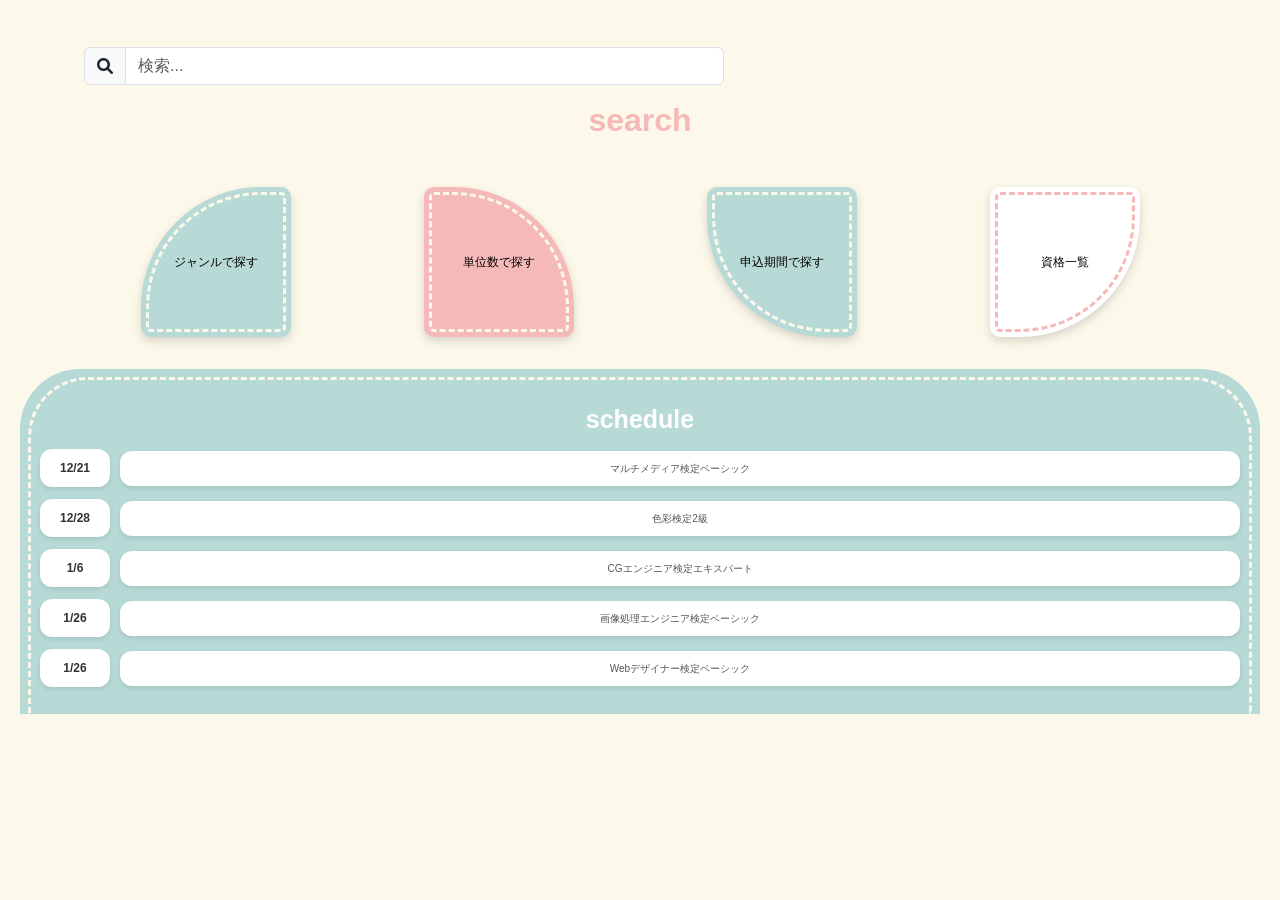
<file: index.html>
<!DOCTYPE HTML>
<html>
<head>
  <meta charset="utf-8">
  <meta name="viewport" content="width=device-width, initial-scale=1, maximum-scale=1, user-scalable=no">
  <meta http-equiv="Content-Security-Policy"
    content="default-src * data: gap: content: https://ssl.gstatic.com; style-src * 'unsafe-inline'; script-src * 'unsafe-inline' 'unsafe-eval'">
  <link href="https://cdn.jsdelivr.net/npm/bootstrap@5.3.8/dist/css/bootstrap.min.css" rel="stylesheet" integrity="sha384-64UC4BEhTGwk3eGpak4nO2jqtl7liTS+juXkSJ2gPAQPmlClQO7s5UgCeR6US48g" crossorigin="anonymous">
  <link href="https://cdnjs.cloudflare.com/ajax/libs/font-awesome/6.0.0-beta3/css/all.min.css" rel="stylesheet">
  <!-- ４つのボタン -->
  <link href="https://cdn.jsdelivr.net/npm/bootstrap@5.3.2/dist/css/bootstrap.min.css" rel="stylesheet">
  <!-- フォント -->
  <link href="https://fonts.googleapis.com/css2?family=Poppins:wght@400;600&display=swap" rel="stylesheet">
  <link rel="stylesheet" href="css/style.css">
</head>
<style>
body{
  background-color:#fcf8ea;
}
</style>
<body>
 <div class="input-group mb-3 search-bar">
  <span class="input-group-text" id="basic-addon1"><i class="fas fa-search"></i></span>
  <input type="text" class="form-control" placeholder="検索..." aria-label="検索">
 </div>
 <h2 class="title">search</h2>
<!-- ４つのボタン -->
<div class="container text-center mt-5">
 <div class="row g-3">
 <div class="col-6 col-sm-5 col-md-3">
  <a href="page1.html" class="quarter-btn tl">ジャンルで探す</a></div>
  <div class="col-6 col-sm-5 col-md-3">
  <a href="page2.html" class="quarter-btn tr">単位数で探す</a></div>
 <div class="col-6 col-sm-5 col-md-3">
  <a href="page3.html" class="quarter-btn bl">申込期間で探す</a></div>
 <div class="col-6 col-sm-5 col-md-3">
  <a href="page4.html" class="quarter-btn br">資格一覧</a></div>
 </div>
</div>
<!-- 背景パネル -->
<div class="schedule-bg">
  <div class="schedule-sheet">
    <h2 class="schedule-title">schedule</h2>
    <ul class="schedule-list">
      <li class="schedule-item">
        <span class="date-box">12/21</span>
        <span class="name-box">マルチメディア検定ベーシック</span>
      </li>
      <li class="schedule-item">
        <span class="date-box">12/28</span>
        <span class="name-box">色彩検定2級</span>
      </li>
      <li class="schedule-item">
        <span class="date-box">1/6</span>
        <span class="name-box">CGエンジニア検定エキスパート</span>
      </li>
      <li class="schedule-item">
        <span class="date-box">1/26</span>
        <span class="name-box">画像処理エンジニア検定ベーシック</span>
      </li>
      <li class="schedule-item">
        <span class="date-box">1/26</span>
        <span class="name-box">Webデザイナー検定ベーシック</span>
      </li>
    </ul>
  </div>
</div>
<script src="https://cdn.jsdelivr.net/npm/bootstrap@5.3.8/dist/js/bootstrap.bundle.min.js" integrity="sha384-jdSIJTK9l6XwXj3RixpVDXtMcA2bFd9O81RlLAwhpr2oXRqvQP88rr16IeFXTgFE" crossorigin="anonymous"></script>
<script src="js/search.js"></script>
</body>
</html>
</file>
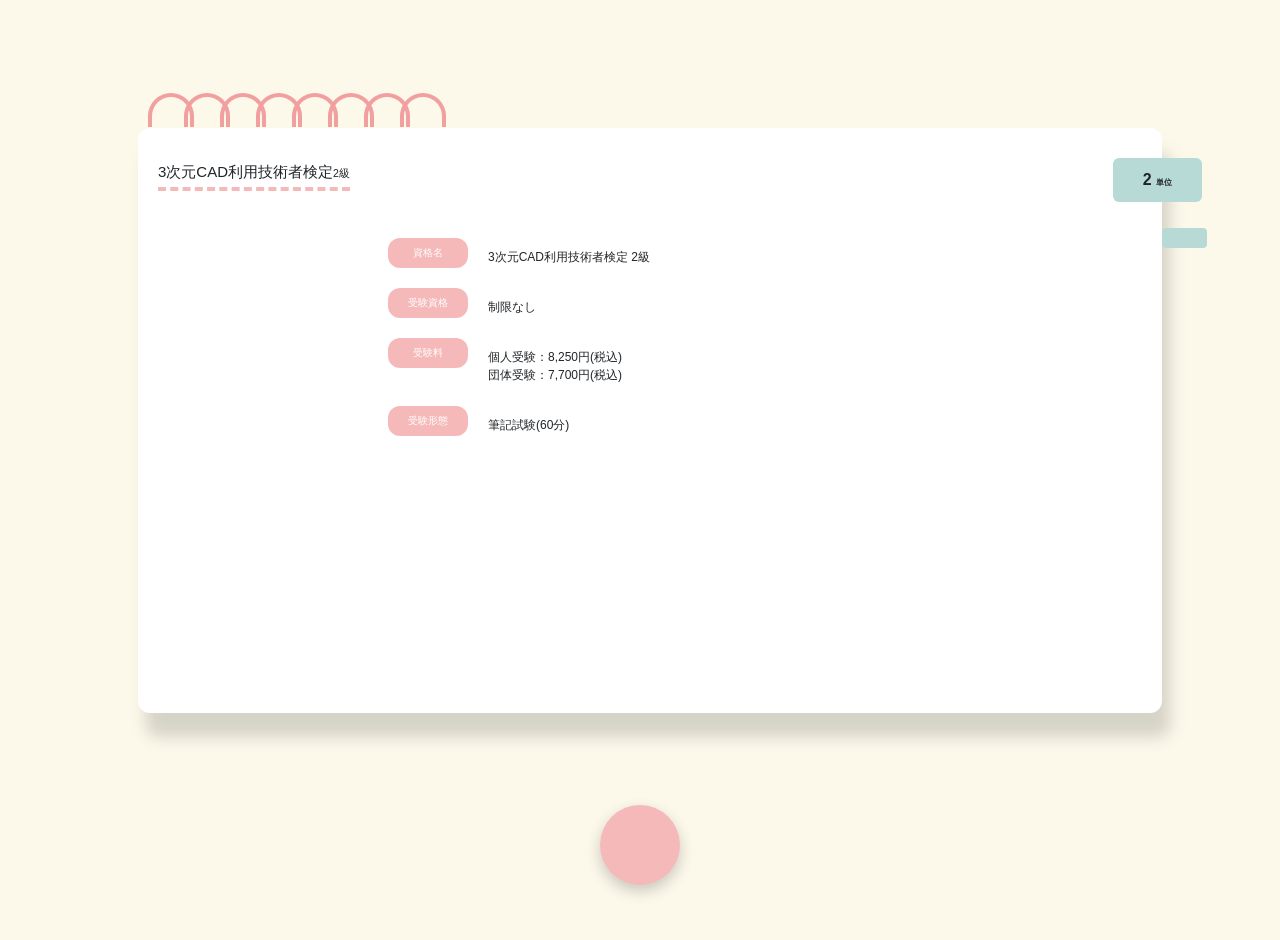
<file: cad-grade3-2.html>
<!DOCTYPE html>
<html lang="ja">
<head>
  <meta charset="utf-8">
  <meta name="viewport" content="width=device-width, initial-scale=1, maximum-scale=1, user-scalable=no">
  <meta http-equiv="Content-Security-Policy"
    content="default-src * data: gap: content: https://ssl.gstatic.com; style-src * 'unsafe-inline'; script-src * 'unsafe-inline' 'unsafe-eval'">
  <link href="https://cdn.jsdelivr.net/npm/bootstrap@5.3.0/dist/css/bootstrap.min.css" rel="stylesheet">
  <link rel="stylesheet" href="css/style.css">
</head>
<style>
body{
  background-color:#fcf8ea;
}
</style>
<body>
<div class="page">
    <div class="memo-wrapper">
    <!-- メモ帳の影 -->
    <div class="memo-shadow"></div>
  <div class="memo">
      <!-- 単位数付箋 -->
  <div class="unit-tag"><span class="big-grade">2 </span><span class="small-grade">単位</span>
  </div>
    <!-- リング -->
    <div class="rings">
      <span></span><span></span><span></span><span></span>
      <span></span><span></span><span></span><span></span>
    </div>
    <!-- 付箋（下） -->
    <div class="tabs">
        <span></span>
    </div>
    <!-- 中身 -->
 <div class="content">
  <h2 class="subtitle">3次元CAD利用技術者検定<span class="small-grade">2級</span></h2>
 </div>
<div class="detail-list">
  <div class="row">
    <div class="label">資格名</div>
    <div class="value">3次元CAD利用技術者検定 2級</div>
  </div>
  <div class="row">
    <div class="label">受験資格</div>
    <div class="value">制限なし</div>
  </div>
  <div class="row">
    <div class="label">受験料</div>
    <div class="value">
      個人受験：8,250円(税込)<br>
      団体受験：7,700円(税込)
    </div>
  </div>
  <div class="row">
    <div class="label">受験形態</div>
    <div class="value">筆記試験(60分)</div>
  </div>
 </div>
    </div>
  </div>
</div>
<div class="container">
 <!-- ホームボタン（単独で外に出す） -->
<a href="index.html" class="circle-btn home-btn"></a>
  </div>
</body>
</html>
</file>
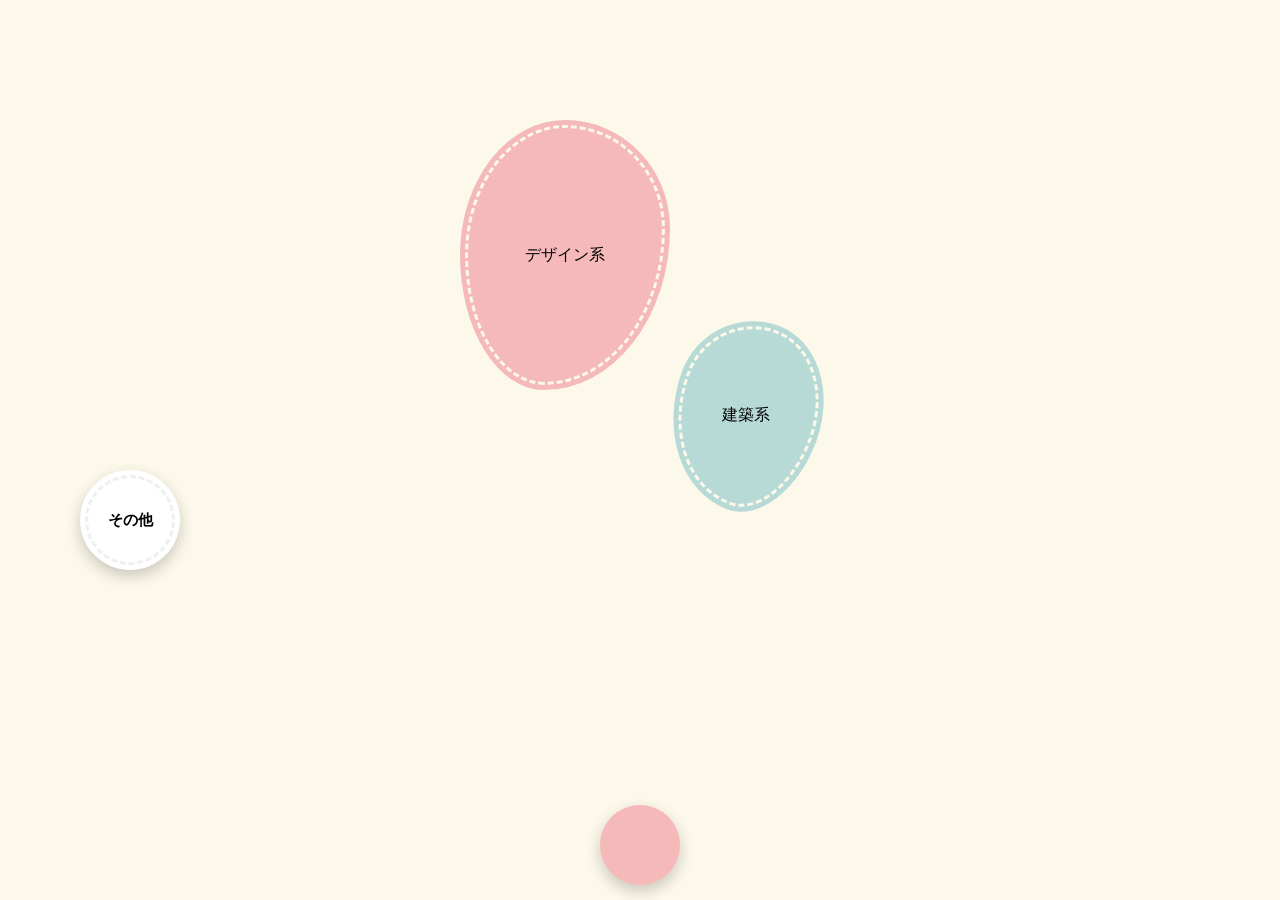
<file: page1.html>
<!DOCTYPE html>
<html lang="ja">
<head>
  <meta charset="utf-8">
  <meta name="viewport" content="width=device-width, initial-scale=1, maximum-scale=1, user-scalable=no">
  <meta http-equiv="Content-Security-Policy"
    content="default-src * data: gap: content: https://ssl.gstatic.com; style-src * 'unsafe-inline'; script-src * 'unsafe-inline' 'unsafe-eval'">
  <link rel="stylesheet" href="css/style.css">
  <link href="https://cdn.jsdelivr.net/npm/bootstrap@5.3.0/dist/css/bootstrap.min.css" rel="stylesheet">
</head>
<style>
body{
  background-color:#fcf8ea;
}
</style>
<body>
 <div class="magatama-container">
    <a href="page5.html" class="magatama-btn type1 top-btn">
      <span class="text">デザイン系</span>
    </a>
    <a href="#" class="magatama-btn type2 middle-btn">
       <span class="text">建築系</span>
    </a>
 </div>
<!-- その他ボタン -->
<div class="circle-container">
  <a href="#" class="circle-btn big-btn">その他</a>
</div>
<!-- ホームボタン（単独で外に出す） -->
<a href="index.html" class="circle-btn home-btn"></a>
</body>
</html>
</file>
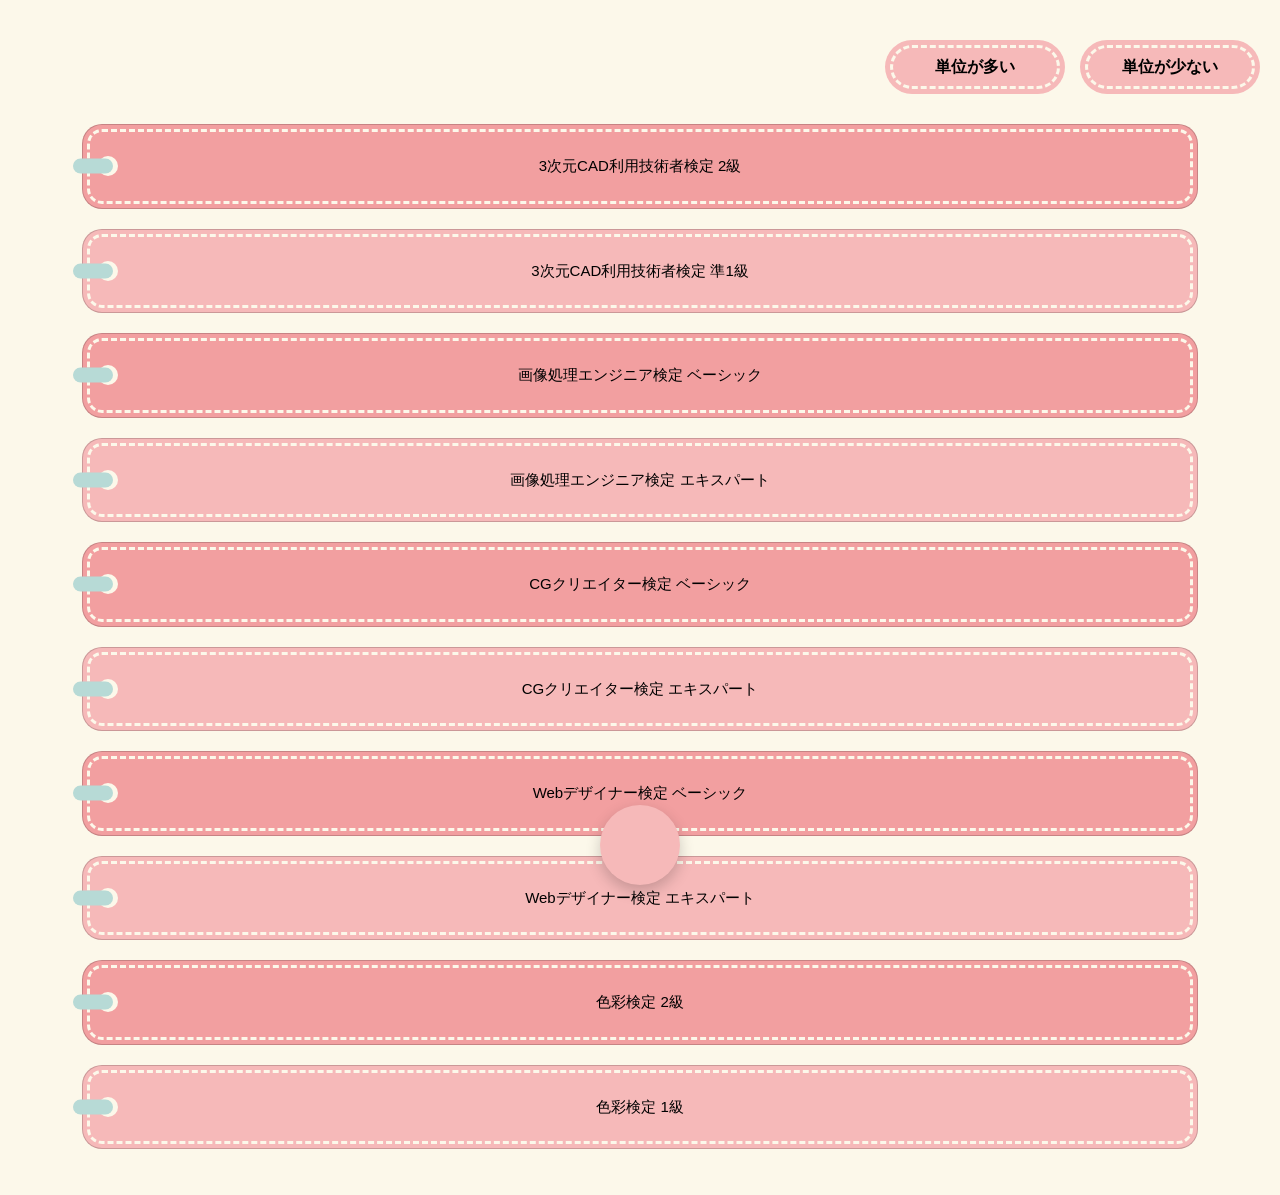
<file: page2.html>
<!DOCTYPE html>
<html lang="ja">
<head>
  <meta charset="UTF-8">
  <meta charset="utf-8">
  <meta name="viewport" content="width=device-width, initial-scale=1, maximum-scale=1, user-scalable=no">
  <meta http-equiv="Content-Security-Policy"
    content="default-src * data: gap: content: https://ssl.gstatic.com; style-src * 'unsafe-inline'; script-src * 'unsafe-inline' 'unsafe-eval'">
  <link href="https://cdn.jsdelivr.net/npm/bootstrap@5.3.8/dist/css/bootstrap.min.css" rel="stylesheet" integrity="sha384-64UC4BEhTGwk3eGpak4nO2jqtl7liTS+juXkSJ2gPAQPmlClQO7s5UgCeR6US48g" crossorigin="anonymous">
  <link href="https://cdnjs.cloudflare.com/ajax/libs/font-awesome/6.0.0-beta3/css/all.min.css" rel="stylesheet">
  <link rel="stylesheet" href="css/style.css">
</head>
<style>
body{
  background-color:#fcf8ea;
}
</style>
<body>
 <div class="controls">
  <button onclick="sortByUnit('desc')">単位が多い</button>
  <button onclick="sortByUnit('asc')">単位が少ない</button>
 </div>
  <div class="container" id="cardContainer">
    <a href="cad-grade3-2.html" class="card" data-unit="2" data-exam-start="2026-04-04" data-exam-end="2027-03-31"
    data-apply-start="2026-04-01" data-apply-end="2027-03-15">
        <div class="divider"></div>
        3次元CAD利用技術者検定 <span class="grade">2級</span></a>
    <a href="cad-grade3-pre-1st.html" class="card" data-unit="4" data-exam="2026-07-19"
    data-apply-start="2026-05-08" data-apply-end="2026-06-10">
        <div class="divider"></div>
        3次元CAD利用技術者検定 準1級</a>
    <a href="img-engineer-ba.html" class="card" data-unit="1"
    data-exam-start="2026-07-12"
    data-apply-start="2026-04-01" data-apply-end="2026-06-05">
        <div class="divider"></div>
        画像処理エンジニア検定 ベーシック</a>
    <a href="img-engineer-ex.html" class="card" data-unit="2"
    data-exam-start="2026-07-12"
    data-apply-start="2026-04-01" data-apply-end="2026-06-05">
        <div class="divider"></div>
        画像処理エンジニア検定 エキスパート</a>
    <a href="cg-creator-ba.html" class="card" data-unit="1"
    data-exam-start="2026-07-12"
    data-apply-start="2026-04-01" data-apply-end="2026-06-05">
        <div class="divider"></div>
        CGクリエイター検定 ベーシック</a>
    <a href="cg-creator-ex.html" class="card" data-unit="2"
    data-exam-start="2026-07-12"
    data-apply-start="2026-04-01" data-apply-end="2026-06-05">
        <div class="divider"></div>
        CGクリエイター検定 エキスパート</a>
    <a href="web-designer-ba.html" class="card" data-unit="1"
    data-exam-start="2026-07-12"
    data-apply-start="2026-04-01" data-apply-end="2026-06-05">
        <div class="divider"></div>
        Webデザイナー検定 ベーシック</a>
    <a href="web-designer-ex.html" class="card" data-unit="2"
    data-exam-start="2026-07-12"
    data-apply-start="2026-04-01" data-apply-end="2026-06-05">
        <div class="divider"></div>
        Webデザイナー検定 エキスパート</a>
     <a href="color-coordinator-2.html" class="card" data-unit="1"
    data-exam-start="2026-06-28"
    data-apply-start="2026-04-01" data-apply-end="2026-05-21">
      <div class="divider"></div>
      色彩検定 <span class="grade">2級</span></a>
     <a href="color-coordinator-pre-1st.html" class="card" data-unit="2"
    data-exam-start="2026-11-08"
    data-apply-start="2026-08-10" data-apply-end="2026-10-01">
      <div class="divider"></div>
      色彩検定 <span class="grade">1級</span></a>
    <!-- ホームボタン（単独で外に出す） -->
<a href="index.html" class="circle-btn home-btn"></a>
  </div>
 <script src="js/search.js"></script>
</body>
</html>
</file>
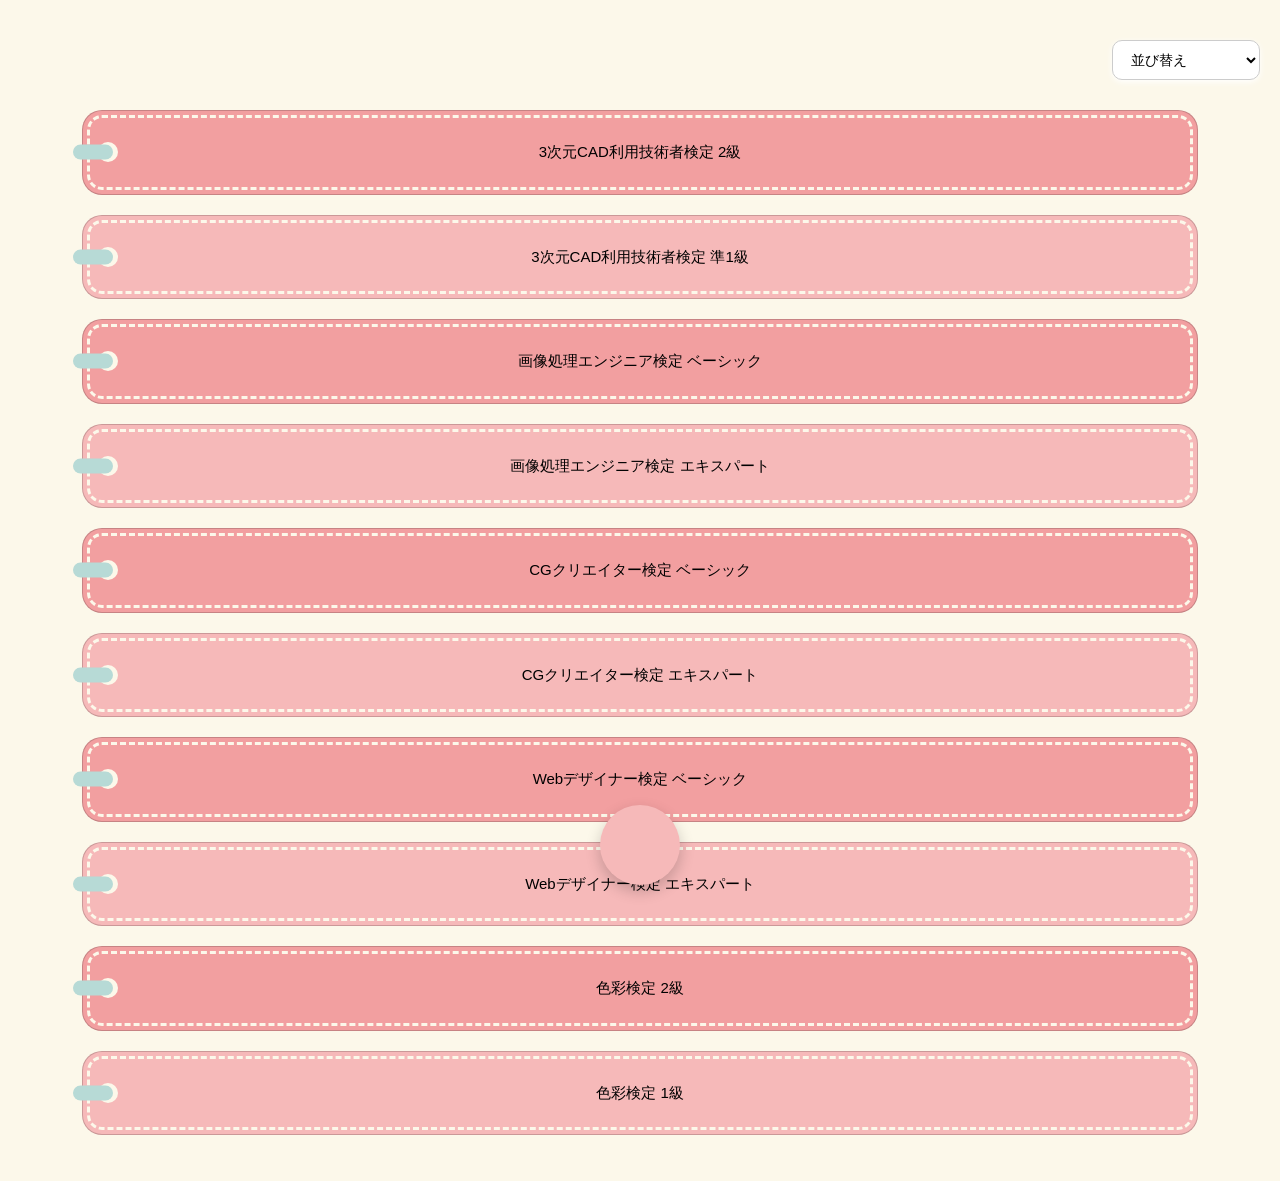
<file: page4.html>
<!DOCTYPE html>
<html lang="ja">
<head>
  <meta charset="UTF-8">
  <meta charset="utf-8">
  <meta name="viewport" content="width=device-width, initial-scale=1, maximum-scale=1, user-scalable=no">
  <meta http-equiv="Content-Security-Policy"
    content="default-src * data: gap: content: https://ssl.gstatic.com; style-src * 'unsafe-inline'; script-src * 'unsafe-inline' 'unsafe-eval'">
  <link href="https://cdn.jsdelivr.net/npm/bootstrap@5.3.8/dist/css/bootstrap.min.css" rel="stylesheet" integrity="sha384-64UC4BEhTGwk3eGpak4nO2jqtl7liTS+juXkSJ2gPAQPmlClQO7s5UgCeR6US48g" crossorigin="anonymous">
  <link href="https://cdnjs.cloudflare.com/ajax/libs/font-awesome/6.0.0-beta3/css/all.min.css" rel="stylesheet">
  <link rel="stylesheet" href="css/style.css">
</head>
<style>
body{
  background-color:#fcf8ea;
}
</style>
<body>
 <div class="controls">
  <select onchange="sortCards(this.value)">
    <option value="">並び替え</option>
    <option value="unit-desc">単位が多い順</option>
    <option value="unit-asc">単位が少ない順</option>
    <option value="exam-asc">試験日が早い順</option>
    <option value="exam-desc">試験日が遅い順</option>
    <option value="apply-asc">申込日が早い順</option>
    <option value="apply-desc">申込日が遅い順</option>
  </select>
</div>
  <div class="container" id="cardContainer">
    <a href="cad-grade3-2.html" class="card" data-unit="2" data-exam-start="2026-04-04" data-exam-end="2027-03-31"
    data-apply-start="2026-04-01" data-apply-end="2027-03-15">
        <div class="divider"></div>
        3次元CAD利用技術者検定 <span class="grade">2級</span></a>
    <a href="cad-grade3-pre-1st.html" class="card" data-unit="4" data-exam="2026-07-19"
    data-apply-start="2026-05-08" data-apply-end="2026-06-10">
        <div class="divider"></div>
        3次元CAD利用技術者検定 準1級</a>
    <a href="img-engineer-ba.html" class="card" data-unit="1"
    data-exam-start="2026-07-12"
    data-apply-start="2026-04-01" data-apply-end="2026-06-05">
        <div class="divider"></div>
        画像処理エンジニア検定 ベーシック</a>
    <a href="img-engineer-ex.html" class="card" data-unit="2"
    data-exam-start="2026-07-12"
    data-apply-start="2026-04-01" data-apply-end="2026-06-05">
        <div class="divider"></div>
        画像処理エンジニア検定 エキスパート</a>
    <a href="cg-creator-ba.html" class="card" data-unit="1"
    data-exam-start="2026-07-12"
    data-apply-start="2026-04-01" data-apply-end="2026-06-05">
        <div class="divider"></div>
        CGクリエイター検定 ベーシック</a>
    <a href="cg-creator-ex.html" class="card" data-unit="2"
    data-exam-start="2026-07-12"
    data-apply-start="2026-04-01" data-apply-end="2026-06-05">
        <div class="divider"></div>
        CGクリエイター検定 エキスパート</a>
    <a href="web-designer-ba.html" class="card" data-unit="1"
    data-exam-start="2026-07-12"
    data-apply-start="2026-04-01" data-apply-end="2026-06-05">
        <div class="divider"></div>
        Webデザイナー検定 ベーシック</a>
    <a href="web-designer-ex.html" class="card" data-unit="2"
    data-exam-start="2026-07-12"
    data-apply-start="2026-04-01" data-apply-end="2026-06-05">
        <div class="divider"></div>
        Webデザイナー検定 エキスパート</a>
     <a href="color-coordinator-2.html" class="card" data-unit="1"
    data-exam-start="2026-06-28"
    data-apply-start="2026-04-01" data-apply-end="2026-05-21">
        <div class="divider"></div>
        色彩検定 <span class="grade">2級</span></a>
     <a href="color-coordinator-pre-1st.html" class="card" data-unit="2"
    data-exam-start="2026-11-08"
    data-apply-start="2026-08-10" data-apply-end="2026-10-01">
        <div class="divider"></div>
        色彩検定 <span class="grade">1級</span></a>
    <!-- ホームボタン（単独で外に出す） -->
<a href="index.html" class="circle-btn home-btn"></a>
  </div>
 <script src="js/search.js"></script>
</body>
</html>
</file>
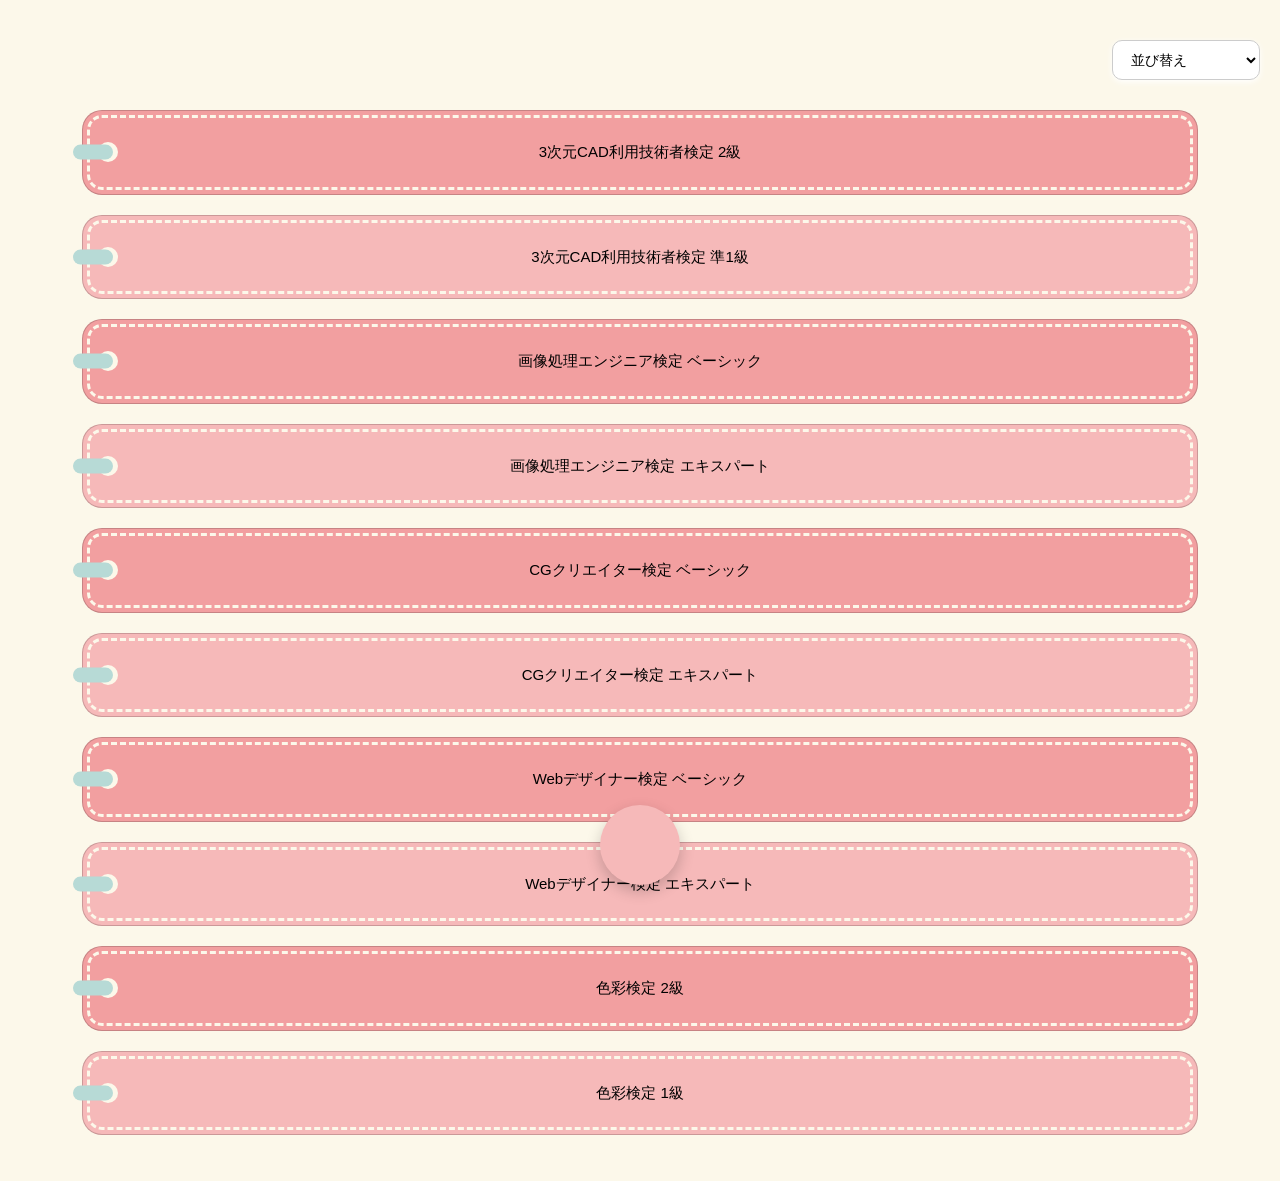
<file: page5.html>
<!DOCTYPE html>
<html lang="ja">
<head>
  <meta charset="UTF-8">
  <meta charset="utf-8">
  <meta name="viewport" content="width=device-width, initial-scale=1, maximum-scale=1, user-scalable=no">
  <meta http-equiv="Content-Security-Policy"
    content="default-src * data: gap: content: https://ssl.gstatic.com; style-src * 'unsafe-inline'; script-src * 'unsafe-inline' 'unsafe-eval'">
  <link href="https://cdn.jsdelivr.net/npm/bootstrap@5.3.8/dist/css/bootstrap.min.css" rel="stylesheet" integrity="sha384-64UC4BEhTGwk3eGpak4nO2jqtl7liTS+juXkSJ2gPAQPmlClQO7s5UgCeR6US48g" crossorigin="anonymous">
  <link href="https://cdnjs.cloudflare.com/ajax/libs/font-awesome/6.0.0-beta3/css/all.min.css" rel="stylesheet">
  <link rel="stylesheet" href="css/style.css">
</head>
<style>
body{
  background-color:#fcf8ea;
}
</style>
<body>
 <div class="controls">
  <select onchange="sortCards(this.value)">
    <option value="">並び替え</option>
    <option value="unit-desc">単位が多い順</option>
    <option value="unit-asc">単位が少ない順</option>
    <option value="exam-asc">試験日が早い順</option>
    <option value="exam-desc">試験日が遅い順</option>
    <option value="apply-asc">申込日が早い順</option>
    <option value="apply-desc">申込日が遅い順</option>
  </select>
 </div>
  <div class="container" id="cardContainer">
    <a href="cad-grade3-2.html" class="card" data-unit="2" data-exam-start="2026-04-04" data-exam-end="2027-03-31"
    data-apply-start="2026-04-01" data-apply-end="2027-03-15">
        <div class="divider"></div>
        3次元CAD利用技術者検定 <span class="grade">2級</span></a>
    <a href="cad-grade3-pre-1st.html" class="card" data-unit="4" data-exam="2026-07-19"
    data-apply-start="2026-05-08" data-apply-end="2026-06-10">
        <div class="divider"></div>
        3次元CAD利用技術者検定 準1級</a>
    <a href="img-engineer-ba.html" class="card" data-unit="1"
    data-exam-start="2026-07-12"
    data-apply-start="2026-04-01" data-apply-end="2026-06-05">
        <div class="divider"></div>
        画像処理エンジニア検定 ベーシック</a>
    <a href="img-engineer-ex.html" class="card" data-unit="2"
    data-exam-start="2026-07-12"
    data-apply-start="2026-04-01" data-apply-end="2026-06-05">
        <div class="divider"></div>
        画像処理エンジニア検定 エキスパート</a>
    <a href="cg-creator-ba.html" class="card" data-unit="1"
    data-exam-start="2026-07-12"
    data-apply-start="2026-04-01" data-apply-end="2026-06-05">
        <div class="divider"></div>
        CGクリエイター検定 ベーシック</a>
    <a href="cg-creator-ex.html" class="card" data-unit="2"
    data-exam-start="2026-07-12"
    data-apply-start="2026-04-01" data-apply-end="2026-06-05">
        <div class="divider"></div>
        CGクリエイター検定 エキスパート</a>
    <a href="web-designer-ba.html" class="card" data-unit="1"
    data-exam-start="2026-07-12"
    data-apply-start="2026-04-01" data-apply-end="2026-06-05">
        <div class="divider"></div>
        Webデザイナー検定 ベーシック</a>
    <a href="web-designer-ex.html" class="card" data-unit="2"
    data-exam-start="2026-07-12"
    data-apply-start="2026-04-01" data-apply-end="2026-06-05">
        <div class="divider"></div>
        Webデザイナー検定 エキスパート</a>
     <a href="color-coordinator-2.html" class="card" data-unit="1"
    data-exam-start="2026-06-28"
    data-apply-start="2026-04-01" data-apply-end="2026-05-21">
      <div class="divider"></div>
      色彩検定 <span class="grade">2級</span></a>
     <a href="color-coordinator-pre-1st.html" class="card" data-unit="2"
    data-exam-start="2026-11-08"
    data-apply-start="2026-08-10" data-apply-end="2026-10-01">
      <div class="divider"></div>
      色彩検定 <span class="grade">1級</span></a>
    <!-- ホームボタン（単独で外に出す） -->
<a href="index.html" class="circle-btn home-btn"></a>
  </div>
 <script src="js/search.js"></script>
</body>
</html>
</file>
<file: css/style.css>
/* ホーム画面 */
p {
  width: 150px;
  display: -webkit-box;
  -webkit-box-orient: vertical;
  -webkit-line-clamp: 2;
  overflow: hidden;
}
body{
  font-family: 'Poppins', sans-serif;
}
.search-bar{
  width:50vw !important;
  margin-left:5vw;
  margin-top:3vh;
}
.title{
  text-align:center;
  color:#f6b9b9;
  font-size:32px;
  font-weight:600;
  margin-bottom:25px;
}
/* 共通ボタン */
.quarter-btn{
  display:flex;
  align-items:center;
  justify-content:center;
  text-decoration:none;
  color:black;
  font-size:12px;
  width:150px;
  height:150px;
  box-shadow:0 4px 10px rgba(0,0,0,0.15);
  transition:0.2s;
  margin:0 auto;
  border-radius: 10px;
}
/* ホバーで影 */
.quarter-btn:hover{
  box-shadow:0 8px 20px rgba(0,0,0,0.25);
}
/* 押したとき */
.quarter-btn:active{
  box-shadow:0 4px 10px rgba(0,0,0,0.2);
  transform:translateY(4px);
}
/* 左上 */
.tl{
  background:#b7dad6;
  border-top-left-radius:120px;
  outline:3px dashed #fcf8ea;
  outline-offset:-8px;
}
/* 右上 */
.tr{
  background:#f6b9b9;
  border-top-right-radius:120px;
  outline:3px dashed #fcf8ea;
  outline-offset:-8px;
}
/* 左下 */
.bl{
  background:#b7dad6;
  border-bottom-left-radius:120px;
  outline:3px dashed #fcf8ea;
  outline-offset:-8px;
}
/* 右下 */
.br{
  background:#ffffff;
  border-bottom-right-radius:120px;
  outline:3px dashed #f6b9b9;
  outline-offset:-8px;
}
/* 背景パネル*/
.schedule-bg{
  position: relative;
  width: 100%;
  background: #b7dad6;
  border-radius: 60px 60px 0 0;
  margin-top: 20px;
  padding-top: 20px;
  box-sizing: border-box;
}
/* ステッチ*/
.schedule-bg::before{
  content:"";
  position:absolute;
  top:8px;
  left:8px;
  right:8px;
  height: calc(100% - 8px);
  border-top:3px dashed #fcf8ea;
  border-left:3px dashed #fcf8ea;
  border-right:3px dashed #fcf8ea;
  border-bottom:none;
  border-radius: 60px 60px 0 0;
  pointer-events:none;
  box-sizing:border-box;
}
/* スケジュール枠 */
.schedule-sheet{
  position: relative;
  padding: 15px 20px;
}
/* タイトル */
.schedule-title{
  text-align: center;
  color: #ffffff;
  font-size: 25px;
  font-weight: 600;
  margin-bottom: 15px;
}
/* リスト */
.schedule-sheet ul{
  list-style: none;
  padding: 0;
  margin: 0;
}
.schedule-sheet li{
  display: flex;
  justify-content: space-between;
  align-items: center;
  margin-bottom: 12px;
}
/* 日付の白ボックス */
.date-box{
  background: #fff;
  border-radius: 12px;
  padding: 10px 12px;
  font-size: 12px;
  min-width: 70px;
  text-align: center;
  font-weight: bold;
  color: #333;
  box-shadow: 0 2px 5px rgba(0,0,0,0.1);
}
/* 資格名の白ボックス */
.name-box{
  background: #fff;
  border-radius: 12px;
  padding: 10px 15px;
  font-size: 10px;
  color: #555;
  text-align: center;
  margin-left: 10px;
  flex: 1;
  box-shadow: 0 2px 5px rgba(0,0,0,0.1);
}
/* page1.html側 */
/* 勾玉ボタンのベース */
.magatama-btn{
  display:flex;
  align-items:center;
  justify-content:center;
  text-decoration:none;
  color:black;
  position:relative;
  border-radius: 60% 40% 50% 50% / 60% 50% 50% 40%;
}
/* 横並び */
.magatama-container{
  display:flex;
  justify-content:center;
  align-items:flex-start;
  gap:1px;
}
/* ボタンの文字共通 */
.magatama-btn .text{
  display:inline-block;
}
/* 勾玉ボタン（デザイン系） */
.type1{
  width:210px;
  height:270px;
  background:#f6b9b9;
  transform: rotate(180deg);
  outline:3px dashed #fcf8ea;
  outline-offset:-8px;
}
/* type1の逆回転 */
.type1 .text{
  transform: rotate(-180deg);
}
.top-btn{
  margin-top:100px;
}
/* 勾玉ボタン（建築系） */
.type2{
  width:150px;
  height:190px;
  background:#b7dad6;
  transform: rotate(-160deg) scaleX(-1);
  outline:3px dashed #fcf8ea;
  outline-offset:-8px;
}
/* type2の逆回転 */
.type2 .text{
  transform: rotate(-160deg) scaleX(-1);
}
.middle-btn{
  margin-top:300px;
}
/* 共通 */
.circle-btn{
  display:flex;
  align-items:center;
  justify-content:center;
  border-radius:50%;
  text-decoration:none;
  color:black;
  font-weight:bold;
  box-shadow:0 6px 15px rgba(0,0,0,0.2);
}
/* その他ボタン */
.big-btn{
  width:100px;
  height:100px;
  background:#ffffff;
  font-size:15px;
  outline:3px dashed #f0f0f0;
  outline-offset:-8px;
  margin-top:-40px;
  margin-left:60px;
}
/* ホームボタン（下中央固定） */
.home-btn{
  position:fixed;
  bottom:15px;
  left:50%;
  transform:translateX(-50%);
  width:80px;
  height:80px;
  background:#f6b9b9;
}
/* page2の単位数並び替え一覧 */
.controls {
  display: flex;
  justify-content: center;
  align-items: center;
  gap: 15px;
  margin: 20px 0;
}
.controls button {
  flex: 1;
  max-width: 180px;
  padding: 15px 0;
  font-size: 16px;
  background-color: #f6b9b9;
  border: none;
  border-radius: 30px;
  font-weight: bold;
  cursor: pointer;
  text-align: center;
  outline:3px dashed #fcf8ea;
  outline-offset:-8px;
}
.controls button:hover{
  box-shadow:0 8px 10px rgba(0,0,0,0.25);
}
/* page3のカレンダー一覧 */
.calendar-wrapper {
  position: relative;
  background: #b7dad6;
  width: 320px;
  height: 500px;
  border-radius: 12px;
  margin: 40px auto;
}
.calendar {
  position: relative;
  width: 100%;
  height: 100%;
}
.calendar-white {
  position: absolute;
  width: 92%;
  height: 92%;
  top: 50%;
  left: 50%;
  transform: translate(-50%, -50%);
  background: #ffffff;
  border-radius: 8px;
  z-index: 1;
}
.calendar-content {
  position: relative;
  z-index: 2;
  height: 100%;
  display: flex;
  flex-direction: column;
  padding: 10px;
}
.header {
  display: flex;
  justify-content: space-between;
  align-items: center;
  flex: 0 0 40px;
}
.weekdays {
  display: grid;
  grid-template-columns: repeat(7, 1fr);
  flex: 0 0 25px;
  margin-bottom: 2px;
}
.days {
  display: grid;
  grid-template-columns: repeat(7, 1fr);
  flex: 1;
  gap: 2px;
  overflow-y: auto;
}
.days div {
  display: flex;
  flex-direction: column;
  border: none;
  border-radius: 4px;
  padding: 2px;
  cursor: pointer;
}
.days div div {
  border: none;
}
.days div > div:first-child {
  font-weight: bold;
  margin-bottom: 3px;
}
.today {
  background-color: #ffeeba;
}
.event {
  font-size: 5px;
  white-space: nowrap;
}
.exam {
  color: #f6b9b9;
}
.apply {
  color: #b7dad6;
}
/* page5のカード一覧 */
body {
  font-family: Arial, sans-serif;
  padding: 20px;
}
.container {
  display: flex;
  flex-direction: column;
}
.card:nth-child(odd) {
  background-color: #f29fa0;
}
.card:nth-child(even) {
  background-color: #f6b9b9;
}
/* カードデザイン */
.card {
  display: block;
  padding: 30px;
  margin: 10px 0;
  text-align: center;
  font-size: 15px;
  text-decoration: none;
  color: black;
  border-radius: 20px;
  transition: 0.2s;
  position: relative;
  outline:3px dashed #fcf8ea;
  outline-offset:-8px;
}
/* ホバーで影 */
.card:hover{
  box-shadow:0 8px 10px rgba(0,0,0,0.25);
}
/* 押したとき */
.card:active{
  box-shadow:0 4px 10px rgba(0,0,0,0.2);
  transform:translateY(4px);
}
.card::before {
  content: "";
  position: absolute;
  left: 15px;
  top: 50%;
  transform: translateY(-50%);
  width: 20px;
  height: 20px;
  background: #fcf8ea;
  border-radius: 50%;
}
.divider {
  position: absolute;
  left: -10px;
  top: 50%;
  transform: translateY(-50%);
  width: 40px;
  height: 15px;
  background: #b7dad6;
  border-radius: 10px;
}
/* 並び替え機能 */
.controls {
  margin-bottom: 20px;
  display: flex;
  justify-content: flex-end;
}
/* セレクトボックス */
.controls select {
  padding: 10px 14px;
  font-size: 14px;
  border-radius: 10px;
  border: 1px solid #ccc;
  background: white;
  cursor: pointer;
  box-shadow: 0 2px 6px #ffffff;
  transition: 0.2s;
}
/* ホバー */
.controls select:hover {
  border-color: #ccc;
}
/* フォーカス（クリック時） */
.controls select:focus {
  outline: none;
  border-color: #ccc;
  box-shadow: 0 0 5px #ccc;
}
/* 3次元CAD利用技術者検定 2級の詳細 */
.page {
  background: #fcf8ea;
  height: 100vh;
  display: flex;
  justify-content: center;
  align-items: center;
}
.memo-wrapper {
  position: relative;
  top: -50px;
  left: 10px;
}
/* メモ帳の影 */
.memo-shadow {
  position: absolute;
  top: 24px;
  left: 8px;
  width: 80vw;
  height: 65vh;
  background: rgba(0,0,0,0.15);
  border-radius: 12px;
  filter: blur(8px);
  z-index: 0;
}
/* メモ帳 */
.memo {
  position: relative;
  width: 80vw;
  height: 65vh;
  background: white;
  border-radius: 12px;
  padding: 80px 20px 20px; 
  box-sizing: border-box;
}
/* リング全体 */
.rings {
  position: absolute;
  top: -35px;
  left: 10px;
  display: flex;
}
/* 半円リング */
.rings span {
  width: 46px;
  height: 34px;
  border: 4px solid #f29fa0;
  border-bottom: none;
  border-radius: 46px 46px 0 0;
  position: relative;
  margin-left: -10px;
}
.rings span:first-child {
  margin-left: 0;
}
/* 単位付箋 */
.unit-tag {
  position: absolute;
  top: 30px;
  right: -40px;
  background: #b7dad6;
  padding: 10px 30px;
  border-radius: 6px;
  font-weight: bold;
  font-size: 12px;
}
.big-grade {
  font-size: 16px;
}
/* メモ帳の付箋（下）*/
.tabs {
  position: absolute;
  right: -45px;
  top: 100px;
  display: flex;
  flex-direction: column;
  gap: 12px;
}
.tabs span {
  width: 45px;
  height: 20px;
  background: #b7dad6;
  border-radius: 4px;
}
.subtitle {
  position: absolute;
  top: 35px;
  left: 20px; 
  margin: 0;
  font-size: 15px;
  border-bottom: 4px dashed #f6b9b9;
  padding-bottom: 6px;
}
.small-grade {
  font-size: 0.7em;
}
.detail-list {
  margin: 30px auto;
  max-width: 500px;
}
/* 行 */
.row {
  display: flex;
  align-items: flex-start;
  margin-bottom: 12px;
}
/* ラベル（左） */
.label {
  width: 70px;
  min-width: 80px;
  height: 30px;
  display: flex;
  align-items: center;
  justify-content: center;
  background: #f6b9b9;
  color: #ffffff;
  border-radius: 12px;
  font-size: 10px;
  font-weight: 300;
}
/* 右：内容 */
.value {
  flex: 1;
  padding: 10px;
  border-radius: 12px;
  margin-left: 10px;
  font-size: 12px;
}
</file>
